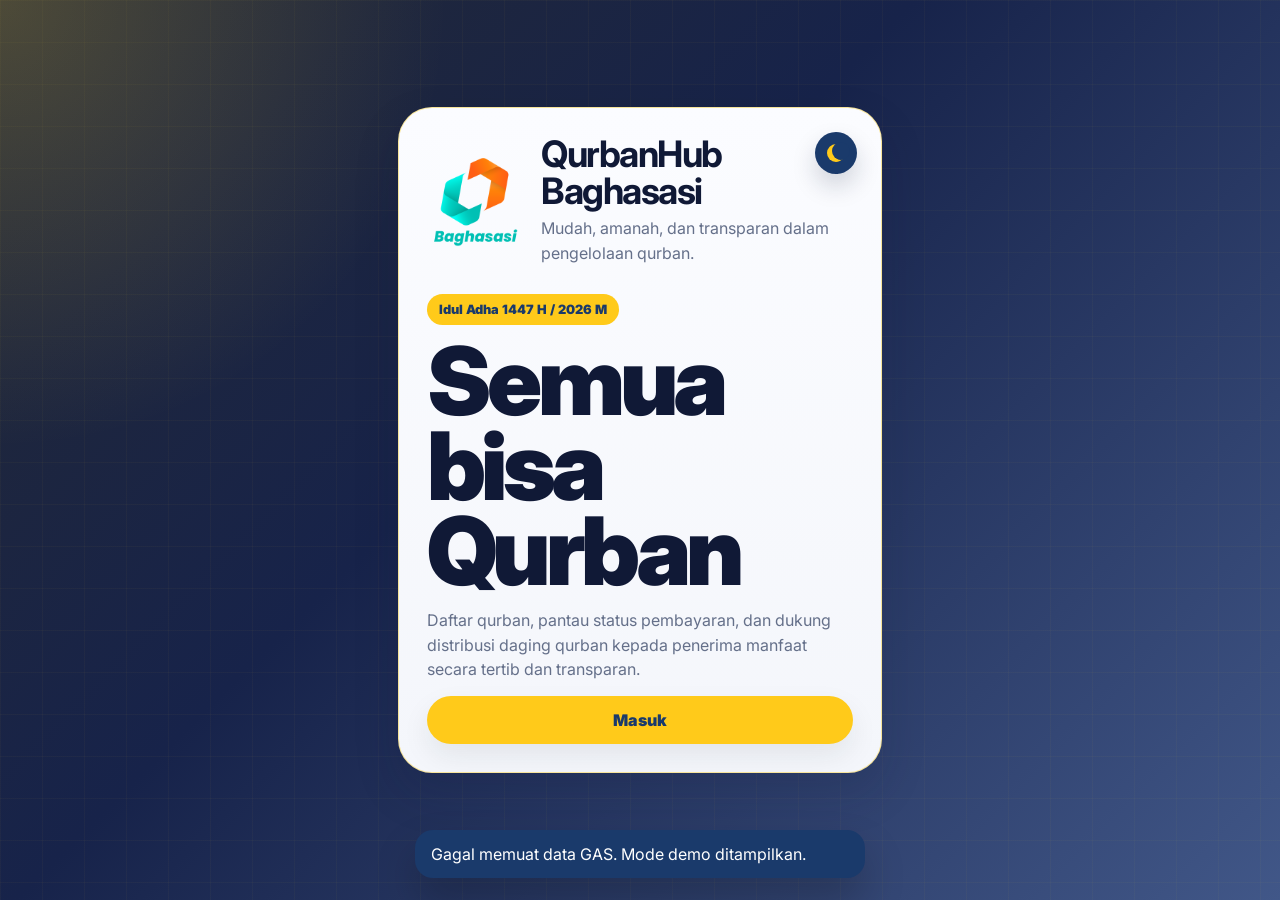
<file: index.html>
<!doctype html>
<html lang="id">
  <head>
    <meta charset="utf-8" />
    <meta name="viewport" content="width=device-width, initial-scale=1, viewport-fit=cover" />
    <meta name="theme-color" content="#00bdb2" />
    <meta name="description" content="QurbanHub Baghasasi - halaman manajemen qurban berbasis GitHub Pages dan Google Apps Script." />
    <title>QurbanHub Baghasasi</title>
    <link rel="preconnect" href="https://fonts.googleapis.com" />
    <link rel="preconnect" href="https://fonts.gstatic.com" crossorigin />
    <link href="https://fonts.googleapis.com/css2?family=Inter:wght@400;500;600;700;800;900&display=swap" rel="stylesheet" />
    <link rel="stylesheet" href="style.css?v=20260527-colors" />
  </head>
  <body class="landing-mode">
    <div class="app-shell">
      <header class="topbar landing-screen glass" id="landingScreen">
        <button class="admin-fab" id="btnAdmin" type="button" aria-label="Masuk panel admin">
          <span aria-hidden="true"></span>
        </button>
        <div class="brand-card">
          <img class="brand-logo" src="assets/logo-baghasasi.png" alt="Logo Yayasan Baghasasi" />
          <div class="brand-text">
            <h1 id="programName">QurbanHub Baghasasi</h1>
            <p id="programSubtitle">Mudah, amanah, dan transparan dalam pengelolaan qurban.</p>
          </div>
        </div>
        <div class="landing-copy">
          <span class="pill" id="programYear">Idul Adha 1447 H / 2026 M</span>
          <h2>Semua bisa Qurban</h2>
          <p id="programDescription">Daftar qurban, pantau status pembayaran, dan dukung distribusi daging qurban kepada penerima manfaat secara tertib dan transparan.</p>
          <button class="btn primary full" id="btnEnterApp" type="button">Masuk</button>
        </div>
      </header>

      <main class="app-content" id="appContent" hidden>
        <section class="app-hero">
          <div>
            <span class="pill">Program Qurban</span>
            <h2 id="appHeroTitle">QurbanHub Baghasasi</h2>
            <p id="appHeroSubtitle">Mudah, amanah, dan transparan dalam pengelolaan qurban.</p>
          </div>
          <button class="btn secondary" id="btnBackHome" type="button">Keluar</button>
        </section>

        <nav class="tab-nav glass" aria-label="Navigasi informasi qurban">
          <button class="tab-button active" id="tabBtn-ringkasan" type="button" data-tab="ringkasan" aria-controls="tab-ringkasan" aria-selected="true">Paket Qurban</button>
          <button class="tab-button" id="tabBtn-daftar" type="button" data-tab="daftar" aria-controls="tab-daftar" aria-selected="false">Daftar</button>
          <button class="tab-button" id="tabBtn-status" type="button" data-tab="status" aria-controls="tab-status" aria-selected="false">Status</button>
          <button class="tab-button" id="tabBtn-info" type="button" data-tab="info" aria-controls="tab-info" aria-selected="false">Info</button>
        </nav>

        <section class="tab-panel active" id="tab-ringkasan" role="tabpanel" aria-labelledby="tabBtn-ringkasan">
          <section class="section-block" id="paketQurban">
            <div class="package-list" id="packageList">
              <div class="skeleton-card"></div>
              <div class="skeleton-card"></div>
            </div>
          </section>
        </section>

        <section class="tab-panel" id="tab-daftar" role="tabpanel" aria-labelledby="tabBtn-daftar">
          <section class="section-block form-section" id="formPendaftaran">
            <form class="qurban-form glass" id="qurbanForm">
              <label>
                <span class="field-label">Nama lengkap <strong>*</strong></span>
                <input name="nama" type="text" placeholder="Contoh: Ahmad Baghasasi" required />
              </label>
              <label>
                <span class="field-label">Nomor WhatsApp <strong>*</strong></span>
                <input name="whatsapp" type="tel" placeholder="Contoh: 62812xxxxxxx" inputmode="tel" required />
              </label>
              <label>
                <span class="field-label">Alamat / domisili</span>
                <input name="alamat" type="text" placeholder="Contoh: Bekasi, Jawa Barat" />
              </label>
              <label>
                <span class="field-label">Paket qurban <strong>*</strong></span>
                <select name="id_paket" id="paketSelect" required>
                  <option value="">Pilih paket</option>
                </select>
              </label>
              <label>
                <span class="field-label">Jumlah bagian <strong>*</strong></span>
                <input name="jumlah_bagian" type="number" min="1" value="1" required />
              </label>
              <label>
                <span class="field-label">Nama yang diniatkan <strong>*</strong></span>
                <textarea name="nama_niat" rows="2" placeholder="Nama pekurban/keluarga yang diniatkan" required></textarea>
              </label>
              <label>
                <span class="field-label">Catatan tambahan</span>
                <input name="catatan" type="text" placeholder="Catatan untuk panitia, bila ada" />
              </label>
              <button class="btn primary full" type="submit" id="btnSubmit">Kirim Pendaftaran</button>
              <p class="form-note">Dengan mengirim data, Anda menyetujui data digunakan oleh panitia untuk administrasi program qurban.</p>
            </form>
          </section>
        </section>

        <section class="tab-panel" id="tab-status" role="tabpanel" aria-labelledby="tabBtn-status">
          <section class="status-panel glass" id="statusPanel">
            <div class="section-heading compact">
              <p class="eyebrow">Cek Status</p>
              <h3>Cari data pendaftaran</h3>
              <p>Masukkan nomor WhatsApp yang digunakan saat mendaftar.</p>
            </div>
            <div class="status-search">
              <input id="statusWhatsapp" type="tel" placeholder="62812xxxxxxx" inputmode="tel" />
              <button class="btn secondary" id="btnCheckStatus" type="button">Cek</button>
            </div>
            <div id="statusResult" class="status-result muted">Belum ada pencarian.</div>
          </section>
        </section>

        <section class="tab-panel" id="tab-info" role="tabpanel" aria-labelledby="tabBtn-info">
          <section class="payment-card glass">
            <div>
              <p class="eyebrow">Pembayaran</p>
              <h3 id="bankTitle">Rekening Qurban</h3>
              <p id="bankAccount">Memuat rekening...</p>
              <small id="bankName">Atas nama Baghasasi</small>
            </div>
            <button class="btn secondary" type="button" id="btnCopyRekening">Salin Rekening</button>
          </section>

          <section class="contact-card glass">
            <div>
              <h3>Butuh bantuan?</h3>
            </div>
            <div class="contact-actions">
              <a id="btnWhatsapp" class="btn whatsapp" target="_blank" rel="noopener">Hubungi Panitia</a>
            </div>
          </section>
        </section>

        <section class="admin-panel glass" id="adminPanel" hidden>
          <div class="section-heading compact">
            <p class="eyebrow">Admin</p>
            <h3>Panel Panitia</h3>
            <p>Kelola status pembayaran dan proses qurban.</p>
          </div>
          <div class="admin-toolbar">
            <button class="btn secondary" id="btnRefreshAdmin" type="button">Refresh Data</button>
            <button class="btn ghost" id="btnLogoutAdmin" type="button">Keluar</button>
          </div>
          <div id="adminList" class="admin-list"></div>
        </section>
      </main>

      <footer class="footer" id="appFooter" hidden>
        <small>Dibuat dengan CakGup Open Project - QurbanHub</small>
      </footer>
    </div>

    <dialog class="admin-dialog" id="adminDialog">
      <form method="dialog" class="dialog-card">
        <h3>Masuk Panel Admin</h3>
        <p>Masukkan password panitia.</p>
        <input type="password" id="adminPassword" placeholder="Password admin" autocomplete="current-password" />
        <menu>
          <button class="btn ghost" value="cancel" type="submit">Batal</button>
          <button class="btn primary" id="btnLoginAdmin" value="default" type="button">Masuk</button>
        </menu>
      </form>
    </dialog>

    <div class="toast" id="toast" role="status" aria-live="polite"></div>

    <script src="config.js?v=20260527-certificate"></script>
    <script src="app.js?v=20260527-certificate"></script>
  </body>
</html>
</file>
<file: style.css>
:root {
  --primary: #1A3A6B;
  --accent: #FFCA1A;
  --navy: var(--primary);
  --navy-soft: #263868;
  --gold: var(--accent);
  --gold-dark: #e6bd24;
  --cream: #fff9e8;
  --ink: #101936;
  --muted: #65708a;
  --soft: #eef3fb;
  --line: #dbe1ec;
  --card: #f8fafc;
  --shadow: 0 20px 46px rgba(16, 25, 54, 0.16);
  --radius-xl: 32px;
  --radius-lg: 24px;
  --radius-md: 18px;
}

* {
  box-sizing: border-box;
}

[hidden] {
  display: none !important;
}

html {
  scroll-behavior: smooth;
}

body {
  margin: 0;
  font-family: 'Inter', system-ui, -apple-system, BlinkMacSystemFont, 'Segoe UI', sans-serif;
  color: var(--ink);
  background:
    radial-gradient(circle at top left, rgba(246, 211, 75, 0.2), transparent 28rem),
    linear-gradient(135deg, #232833 0%, #17234a 42%, #415788 100%);
  min-height: 100vh;
}

button,
input,
select,
textarea {
  font: inherit;
}

button {
  cursor: pointer;
}

button:disabled {
  cursor: wait;
  opacity: 0.72;
}

.app-shell {
  width: min(100%, 520px);
  min-height: 100vh;
  margin: 0 auto;
  padding: 22px 18px 42px;
  position: relative;
}

.app-shell::before {
  content: '';
  position: fixed;
  inset: 0;
  pointer-events: none;
  background-image:
    linear-gradient(rgba(246, 211, 75, 0.035) 1px, transparent 1px),
    linear-gradient(90deg, rgba(246, 211, 75, 0.035) 1px, transparent 1px);
  background-size: 42px 42px;
}

.glass,
.stat-card,
.info-card {
  background: var(--card);
  border: 1px solid rgba(219, 225, 236, 0.92);
  box-shadow: var(--shadow);
}

.topbar {
  padding-top: env(safe-area-inset-top);
}

.landing-mode .app-shell {
  display: grid;
  align-items: center;
  min-height: 100svh;
}

.landing-mode .footer {
  display: none;
}

.landing-mode .app-content {
  display: none !important;
}

.app-open .landing-screen {
  display: none !important;
}

.landing-screen {
  position: relative;
  min-height: auto;
  display: grid;
  align-content: start;
  gap: 28px;
  border-radius: 34px;
  padding: 28px;
  overflow: hidden;
  background: linear-gradient(180deg, #fbfcff 0%, #f4f6fb 100%);
  border: 1px solid rgba(246, 211, 75, 0.55);
}

.landing-screen::after {
  content: '';
  position: absolute;
  right: -58px;
  top: -42px;
  width: 174px;
  height: 174px;
  border-radius: 46px;
  background: linear-gradient(135deg, rgba(246, 211, 75, 0.46), rgba(38, 56, 104, 0.14));
  transform: rotate(16deg);
  z-index: -1;
}

.admin-fab {
  position: absolute;
  top: 24px;
  right: 24px;
  z-index: 2;
  width: 42px;
  height: 42px;
  display: grid;
  place-items: center;
  border: 0;
  border-radius: 999px;
  background: var(--navy);
  box-shadow: 0 12px 24px rgba(16, 25, 54, 0.18);
  transition: transform 160ms ease, box-shadow 160ms ease, background 160ms ease;
}

.admin-fab:hover {
  transform: translateY(-1px);
  background: var(--navy-soft);
  box-shadow: 0 16px 30px rgba(16, 25, 54, 0.24);
}

.admin-fab span {
  position: relative;
  width: 18px;
  height: 18px;
  border-radius: 999px;
  background: var(--gold);
}

.admin-fab span::after {
  content: '';
  position: absolute;
  top: -2px;
  right: -5px;
  width: 18px;
  height: 18px;
  border-radius: 999px;
  background: var(--navy);
}

.admin-fab:hover span::after {
  background: var(--navy-soft);
}

.brand-card {
  display: flex;
  align-items: stretch;
  gap: 18px;
  border-radius: var(--radius-xl);
  padding: 0;
}

.brand-logo {
  width: 96px;
  height: auto;
  object-fit: contain;
  border-radius: 0;
  background: transparent;
  padding: 0;
  flex: 0 0 auto;
  align-self: stretch;
}

.brand-text h1,
.hero-copy h2,
.section-heading h3,
.dialog-card h3 {
  margin: 0;
  letter-spacing: -0.04em;
}

.brand-text h1 {
  font-size: clamp(1.65rem, 6vw, 2.28rem);
  line-height: 1.02;
}

.brand-text p {
  margin: 6px 0 0;
}

.brand-text {
  display: flex;
  flex-direction: column;
  justify-content: center;
  min-height: 96px;
}

.landing-copy {
  display: grid;
  gap: 14px;
}

.landing-copy h2 {
  margin: 0;
  max-width: 9ch;
  font-size: clamp(3.25rem, 17vw, 5.9rem);
  line-height: 0.9;
  letter-spacing: -0.05em;
  font-weight: 900;
}

.landing-copy p {
  margin: 0;
  color: var(--muted);
  line-height: 1.55;
  font-size: 1rem;
  font-weight: 400;
}

.eyebrow {
  color: var(--muted);
  font-weight: 900;
  text-transform: uppercase;
  letter-spacing: 0.12em;
  font-size: 0.74rem;
}

#programSubtitle,
.section-heading p,
.hero-copy p,
.info-card p,
.form-note,
.footer p,
.footer small,
.payment-card p,
.payment-card small,
.dialog-card p {
  color: var(--muted);
  line-height: 1.55;
}

#programSubtitle {
  font-size: 1rem;
  font-weight: 400;
}

main {
  display: grid;
  gap: 18px;
  margin-top: 18px;
}

.app-content {
  align-content: start;
}

.app-hero {
  display: flex;
  justify-content: space-between;
  align-items: flex-start;
  gap: 18px;
  padding: 28px 24px;
  border-radius: 30px;
  background: linear-gradient(180deg, #fbfcff 0%, #f3f5fa 100%);
  border: 1px solid rgba(246, 211, 75, 0.45);
  box-shadow: var(--shadow);
}

.app-hero h2 {
  margin: 14px 0 6px;
  font-size: clamp(2.05rem, 10vw, 3.4rem);
  line-height: 0.95;
  letter-spacing: -0.04em;
}

.app-hero p {
  margin: 0;
  color: var(--muted);
  line-height: 1.5;
  font-size: 0.95rem;
  font-weight: 400;
}

.app-hero .btn {
  flex: 0 0 auto;
  min-width: 100px;
}

.tab-nav {
  position: sticky;
  top: max(10px, env(safe-area-inset-top));
  z-index: 10;
  display: grid;
  grid-template-columns: repeat(4, 1fr);
  gap: 6px;
  padding: 7px;
  border-radius: 999px;
  overflow: hidden;
  background: var(--navy);
  border-color: rgba(246, 211, 75, 0.28);
}

.tab-button {
  min-height: 44px;
  border: 0;
  border-radius: 999px;
  background: transparent;
  color: rgba(255, 255, 255, 0.72);
  font-weight: 900;
  padding: 0 6px;
  white-space: nowrap;
}

.tab-button.active {
  background: var(--gold);
  color: var(--navy);
  box-shadow: 0 12px 28px rgba(246, 211, 75, 0.24);
}

.tab-panel {
  display: none;
  gap: 18px;
}

.tab-panel.active {
  display: grid;
}

.hero-section {
  position: relative;
  overflow: hidden;
  border-radius: 38px;
  padding: 28px 22px;
}

.hero-section::before {
  content: '';
  position: absolute;
  width: 220px;
  height: 220px;
  border-radius: 48px;
  background: linear-gradient(135deg, rgba(0, 196, 183, 0.34), rgba(255, 122, 10, 0.28));
  right: -98px;
  top: -90px;
  transform: rotate(18deg);
}

.hero-copy,
.hero-actions {
  position: relative;
  z-index: 1;
}

.pill {
  display: inline-flex;
  align-items: center;
  gap: 8px;
  width: max-content;
  padding: 8px 12px;
  border-radius: 999px;
  background: var(--gold);
  color: var(--navy);
  font-weight: 900;
  font-size: 0.8rem;
}

.hero-copy h2 {
  margin-top: 18px;
  font-size: clamp(2rem, 10vw, 3.65rem);
  line-height: 0.98;
}

.hero-copy h2 span {
  color: var(--gold-dark);
}

.hero-copy p {
  font-size: 1rem;
  margin: 16px 0 0;
}

.hero-actions,
.footer-actions,
.admin-toolbar,
.status-search {
  display: flex;
  gap: 10px;
  flex-wrap: wrap;
}

.hero-actions {
  margin-top: 24px;
}

.btn {
  appearance: none;
  border: 0;
  text-decoration: none;
  display: inline-flex;
  justify-content: center;
  align-items: center;
  min-height: 48px;
  padding: 12px 18px;
  border-radius: 999px;
  font-weight: 900;
  color: var(--ink);
  background: #ffffff;
  box-shadow: 0 12px 28px rgba(23, 37, 42, 0.08);
  transition: transform 0.16s ease, box-shadow 0.16s ease, opacity 0.16s ease;
}

.btn:active {
  transform: translateY(1px) scale(0.99);
}

.btn:focus-visible,
.tab-button:focus-visible,
input:focus-visible,
select:focus-visible,
textarea:focus-visible {
  outline: 3px solid rgba(246, 211, 75, 0.58);
  outline-offset: 3px;
}

.btn.primary {
  background: var(--gold);
  color: var(--navy);
}

.btn.secondary {
  background: var(--gold);
  color: var(--navy);
}

.btn.ghost {
  background: rgba(255, 255, 255, 0.68);
  color: var(--ink);
  border: 1px solid var(--line);
}

.btn.whatsapp {
  background: #25d366;
  color: #fff;
}

.btn.full {
  width: 100%;
}

.btn.tiny {
  min-height: 36px;
  padding: 8px 12px;
  font-size: 0.82rem;
  box-shadow: none;
}

.quick-stats {
  display: grid;
  grid-template-columns: 1fr 1fr;
  gap: 12px;
}

.stat-card {
  border-radius: 26px;
  padding: 15px;
  min-height: 112px;
}

.stat-card span,
.stat-card small {
  color: var(--muted);
  font-weight: 700;
  font-size: 0.82rem;
}

.stat-card strong {
  display: block;
  margin: 7px 0 2px;
  font-size: clamp(1.72rem, 7vw, 2.55rem);
  line-height: 1;
  letter-spacing: -0.05em;
}

.stat-card.accent strong {
  color: var(--navy);
  font-size: clamp(1.35rem, 5vw, 1.8rem);
}

.section-block {
  display: grid;
  gap: 14px;
}

.section-heading {
  padding: 8px 2px 0;
}

.section-heading.compact {
  padding-top: 0;
}

.section-heading h3 {
  font-size: clamp(1.4rem, 5.5vw, 2rem);
  line-height: 1.05;
}

.section-heading p {
  margin: 8px 0 0;
}

.package-list {
  display: grid;
  gap: 12px;
}

.package-card {
  border-radius: var(--radius-xl);
  padding: 18px;
  background: #fff;
  border: 1px solid var(--line);
  box-shadow: 0 18px 42px rgba(23, 37, 42, 0.08);
  overflow: hidden;
  position: relative;
}

.package-card::after {
  content: '';
  width: 118px;
  height: 118px;
  position: absolute;
  right: -54px;
  top: -54px;
  border-radius: 36px;
  background: linear-gradient(135deg, rgba(246, 211, 75, 0.28), rgba(38, 56, 104, 0.1));
  transform: rotate(22deg);
}

.package-top,
.package-footer {
  position: relative;
  z-index: 1;
  display: flex;
  justify-content: space-between;
  gap: 12px;
  align-items: flex-start;
}

.package-title h4 {
  margin: 0;
  font-size: 1.14rem;
  letter-spacing: -0.03em;
}

.package-title p {
  margin: 5px 0 0;
  color: var(--muted);
  line-height: 1.5;
}

.price {
  white-space: nowrap;
  color: var(--navy);
  font-size: 1.05rem;
  font-weight: 900;
}

.package-meta {
  position: relative;
  z-index: 1;
  display: grid;
  grid-template-columns: repeat(3, 1fr);
  gap: 8px;
  margin: 16px 0;
}

.meta-chip {
  padding: 9px;
  border-radius: 16px;
  background: var(--soft);
}

.meta-chip span {
  display: block;
  color: var(--muted);
  font-size: 0.72rem;
  font-weight: 800;
}

.meta-chip strong {
  display: block;
  margin-top: 2px;
  font-size: 0.95rem;
}

.payment-card,
.contact-card,
.status-panel,
.admin-panel,
.qurban-form {
  border-radius: var(--radius-xl);
  padding: 18px;
}

.payment-card,
.contact-card {
  display: grid;
  gap: 16px;
  align-items: center;
}

.payment-card h3 {
  margin: 0;
  font-size: clamp(1.1rem, 4.6vw, 1.45rem);
  line-height: 1.2;
}

.payment-card p {
  margin: 6px 0 0;
  font-size: 1.04rem;
  font-weight: 800;
  color: var(--ink);
}

.payment-card p:empty {
  display: none;
}

.contact-card h3 {
  margin: 6px 0 8px;
  font-size: clamp(1.25rem, 5vw, 1.7rem);
  line-height: 1.05;
}

.contact-card p {
  margin: 0;
  color: var(--muted);
  font-size: 0.95rem;
  font-weight: 700;
  line-height: 1.4;
}

.contact-card p span {
  display: block;
  margin-top: 2px;
  color: var(--ink);
  font-size: 1.15rem;
  font-weight: 900;
}

.contact-actions {
  display: flex;
  flex-wrap: wrap;
  gap: 10px;
}

.contact-actions .btn {
  flex: 1 1 150px;
  min-height: 50px;
}

.qurban-form {
  display: grid;
  gap: 10px;
}

label {
  display: grid;
  gap: 6px;
  font-weight: 800;
  font-size: 0.92rem;
}

.field-label {
  display: inline-flex;
  align-items: center;
  gap: 4px;
  color: var(--ink);
}

.field-label strong {
  color: var(--gold-dark);
  font-size: 0.95em;
}

input,
select,
textarea {
  width: 100%;
  border: 1px solid var(--line);
  border-radius: 16px;
  padding: 11px 13px;
  background: rgba(255, 255, 255, 0.92);
  color: var(--ink);
  outline: none;
  min-height: 46px;
  font-weight: 500;
}

select {
  font-weight: 700;
}

input::placeholder,
textarea::placeholder {
  color: #707887;
  font-weight: 500;
  opacity: 1;
}

input:focus,
select:focus,
textarea:focus {
  border-color: var(--gold-dark);
  box-shadow: 0 0 0 4px rgba(246, 211, 75, 0.24);
}

textarea {
  resize: vertical;
  min-height: 74px;
}

.form-note {
  margin: 0;
  font-size: 0.75rem;
  text-align: center;
}

.qurban-form .btn.full {
  margin-top: 4px;
  min-height: 48px;
}

.qurban-form input::placeholder,
.qurban-form textarea::placeholder {
  font-size: 0.92rem;
  font-weight: 500;
}

.qurban-form .form-note {
  max-width: 34ch;
  justify-self: center;
}

.qurban-form label:has(input[name="jumlah_bagian"]) {
  max-width: 170px;
}

.qurban-form label:has(input[name="jumlah_bagian"]) input {
  text-align: center;
}

.status-search input {
  flex: 1;
  min-width: 170px;
}

.status-search .btn {
  min-width: 92px;
}

.status-result {
  margin-top: 12px;
  border-radius: 20px;
  padding: 14px;
  background: rgba(246, 211, 75, 0.12);
  border: 1px dashed rgba(38, 56, 104, 0.22);
}

.status-result.muted {
  color: var(--muted);
}

.status-entry {
  display: flex;
  align-items: center;
  justify-content: space-between;
  gap: 14px;
}

.certificate-button {
  flex: 0 0 auto;
  min-height: 40px;
  padding: 10px 16px;
  font-size: 0.86rem;
  white-space: nowrap;
}

.info-grid {
  grid-template-columns: 1fr;
}

.info-card {
  border-radius: var(--radius-lg);
  padding: 18px;
}

.info-card span {
  font-size: 1.55rem;
}

.info-card h4 {
  margin: 8px 0 4px;
  font-size: 1.05rem;
}

.info-card p {
  margin: 0;
}

.admin-toolbar {
  margin: 14px 0;
}

.admin-list {
  display: grid;
  gap: 12px;
}

.admin-item {
  border: 1px solid var(--line);
  border-radius: 22px;
  padding: 14px;
  background: #fff;
}

.admin-item h4 {
  margin: 0 0 4px;
  letter-spacing: -0.02em;
}

.admin-item p {
  margin: 3px 0;
  color: var(--muted);
  font-size: 0.88rem;
  line-height: 1.45;
}

.admin-grid {
  display: grid;
  grid-template-columns: 1fr;
  gap: 9px;
  margin-top: 12px;
}

.badge {
  display: inline-flex;
  width: max-content;
  padding: 5px 9px;
  border-radius: 999px;
  background: rgba(246, 211, 75, 0.26);
  color: var(--navy);
  font-weight: 900;
  font-size: 0.72rem;
}

.footer {
  margin-top: 28px;
  text-align: center;
  display: grid;
  gap: 8px;
}

.footer p {
  margin: 0;
}

.footer-actions {
  justify-content: center;
  margin-top: 8px;
}

.admin-dialog {
  width: min(92vw, 430px);
  border: 0;
  border-radius: 28px;
  padding: 0;
  background: transparent;
}

.admin-dialog::backdrop {
  background: rgba(10, 20, 20, 0.54);
  backdrop-filter: blur(6px);
}

.dialog-card {
  background: #fff;
  border-radius: 28px;
  padding: 22px;
  display: grid;
  gap: 12px;
}

.dialog-card menu {
  margin: 4px 0 0;
  padding: 0;
  display: flex;
  gap: 10px;
  justify-content: flex-end;
}

.toast {
  position: fixed;
  z-index: 20;
  left: 50%;
  bottom: 22px;
  transform: translateX(-50%) translateY(120px);
  width: min(92vw, 450px);
  background: var(--navy);
  color: #fff;
  border-radius: 18px;
  padding: 14px 16px;
  box-shadow: 0 22px 42px rgba(0, 0, 0, 0.22);
  opacity: 0;
  transition: all 0.22s ease;
}

.toast.show {
  opacity: 1;
  transform: translateX(-50%) translateY(0);
}

.skeleton-card {
  height: 162px;
  border-radius: var(--radius-xl);
  background: linear-gradient(90deg, #f2f4f7, #ffffff, #f2f4f7);
  background-size: 200% 100%;
  animation: shimmer 1.2s linear infinite;
}

@keyframes shimmer {
  from { background-position: 200% 0; }
  to { background-position: -200% 0; }
}

@media (min-width: 460px) {
  .info-grid {
    grid-template-columns: 1fr 1fr;
  }

  .info-grid .info-card:last-child {
    grid-column: 1 / -1;
  }

  .payment-card {
    grid-template-columns: 1fr auto;
    align-items: center;
  }

  .contact-card {
    grid-template-columns: 1fr;
    align-items: center;
  }

  .contact-actions {
    justify-content: stretch;
  }
}

@media (max-width: 370px) {
  .app-shell {
    padding-inline: 12px;
  }

  .landing-screen {
    border-radius: 28px;
    padding: 14px;
  }

  .admin-fab {
    top: 18px;
    right: 18px;
    width: 38px;
    height: 38px;
  }

  .brand-logo {
    width: 78px;
  }

  .brand-card {
    gap: 12px;
    padding: 0;
  }

  .brand-text {
    min-height: 78px;
  }

  .brand-text h1 {
    font-size: 1.62rem;
  }

  .app-hero {
    padding: 22px 18px;
    border-radius: 26px;
  }

  .app-hero h2 {
    font-size: 2rem;
  }

  .app-hero .btn {
    min-width: 86px;
    min-height: 44px;
    padding-inline: 14px;
  }

  .quick-stats {
    grid-template-columns: 1fr;
  }

  .tab-nav {
    gap: 4px;
    padding: 5px;
  }

  .tab-button {
    min-height: 40px;
    font-size: 0.78rem;
  }
}

@media (prefers-reduced-motion: reduce) {
  html {
    scroll-behavior: auto;
  }

  *,
  *::before,
  *::after {
    animation-duration: 0.01ms !important;
    animation-iteration-count: 1 !important;
    transition-duration: 0.01ms !important;
  }
}
</file>
